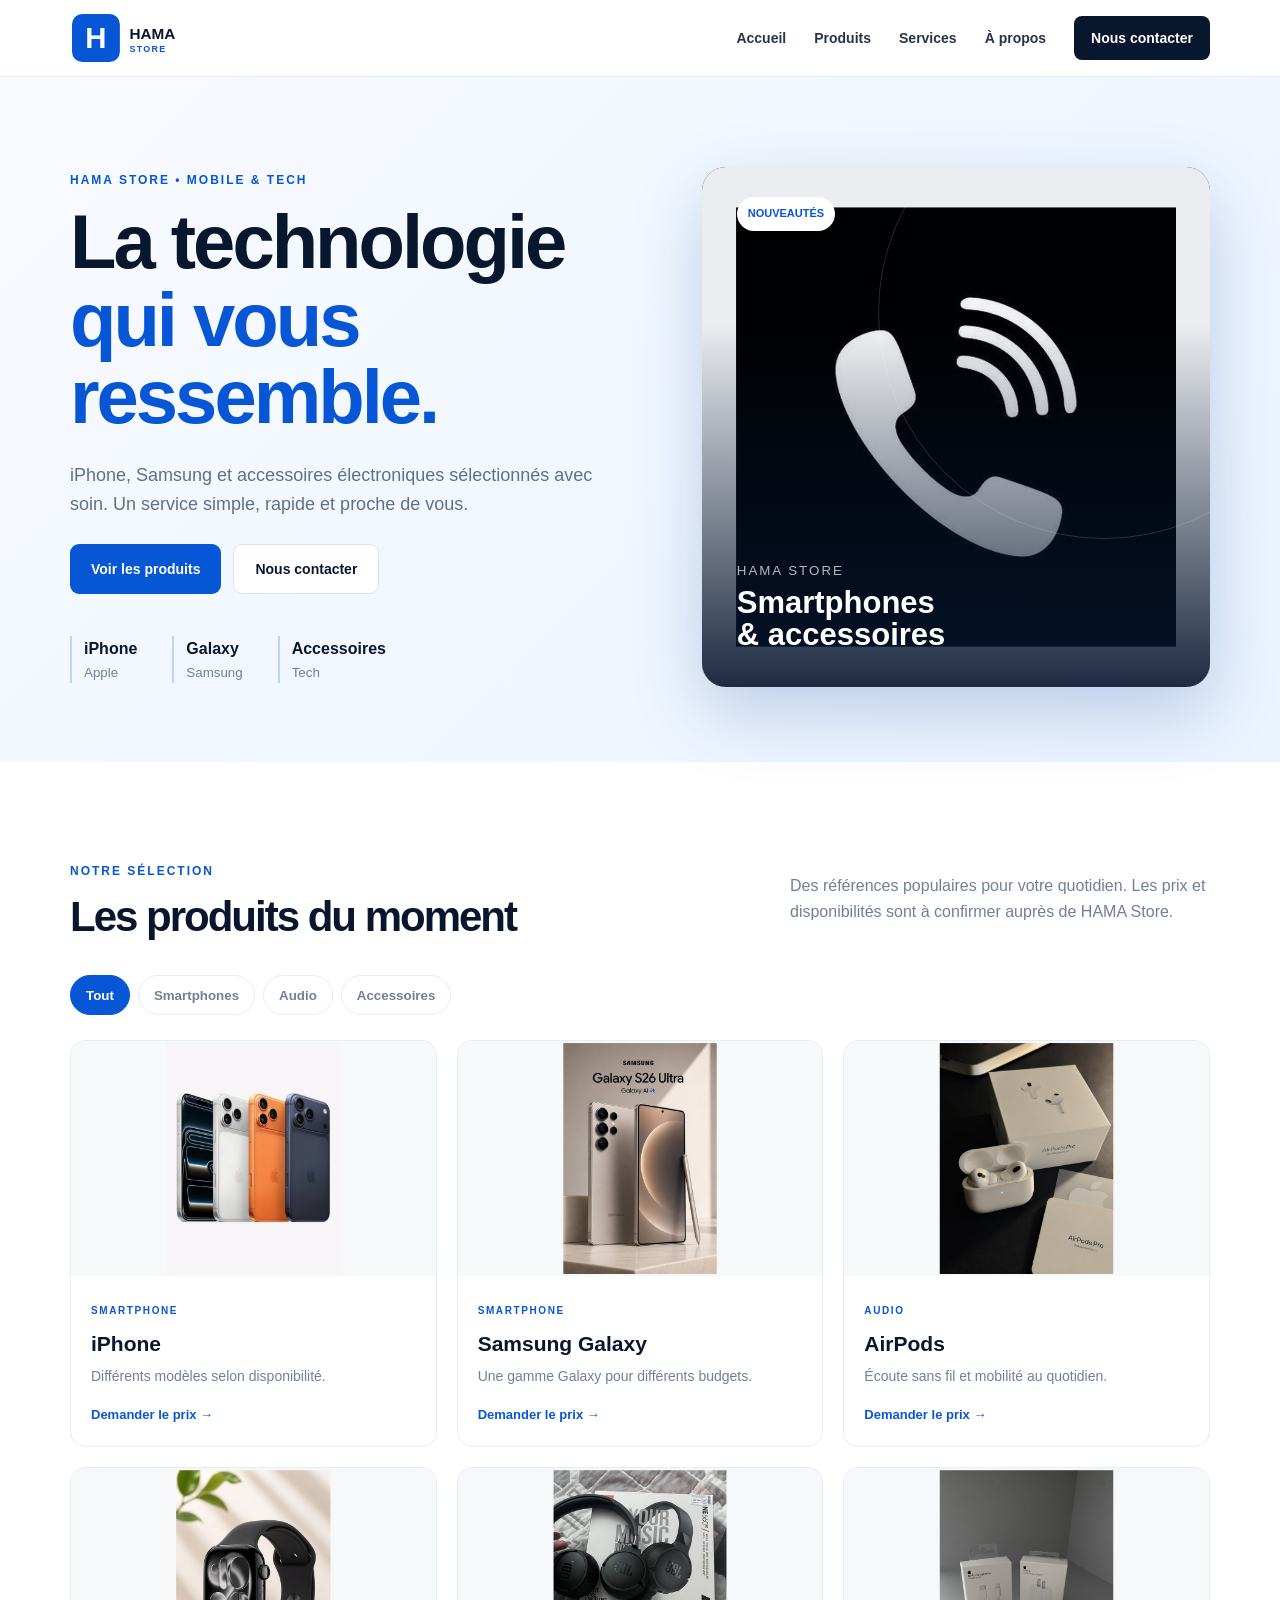
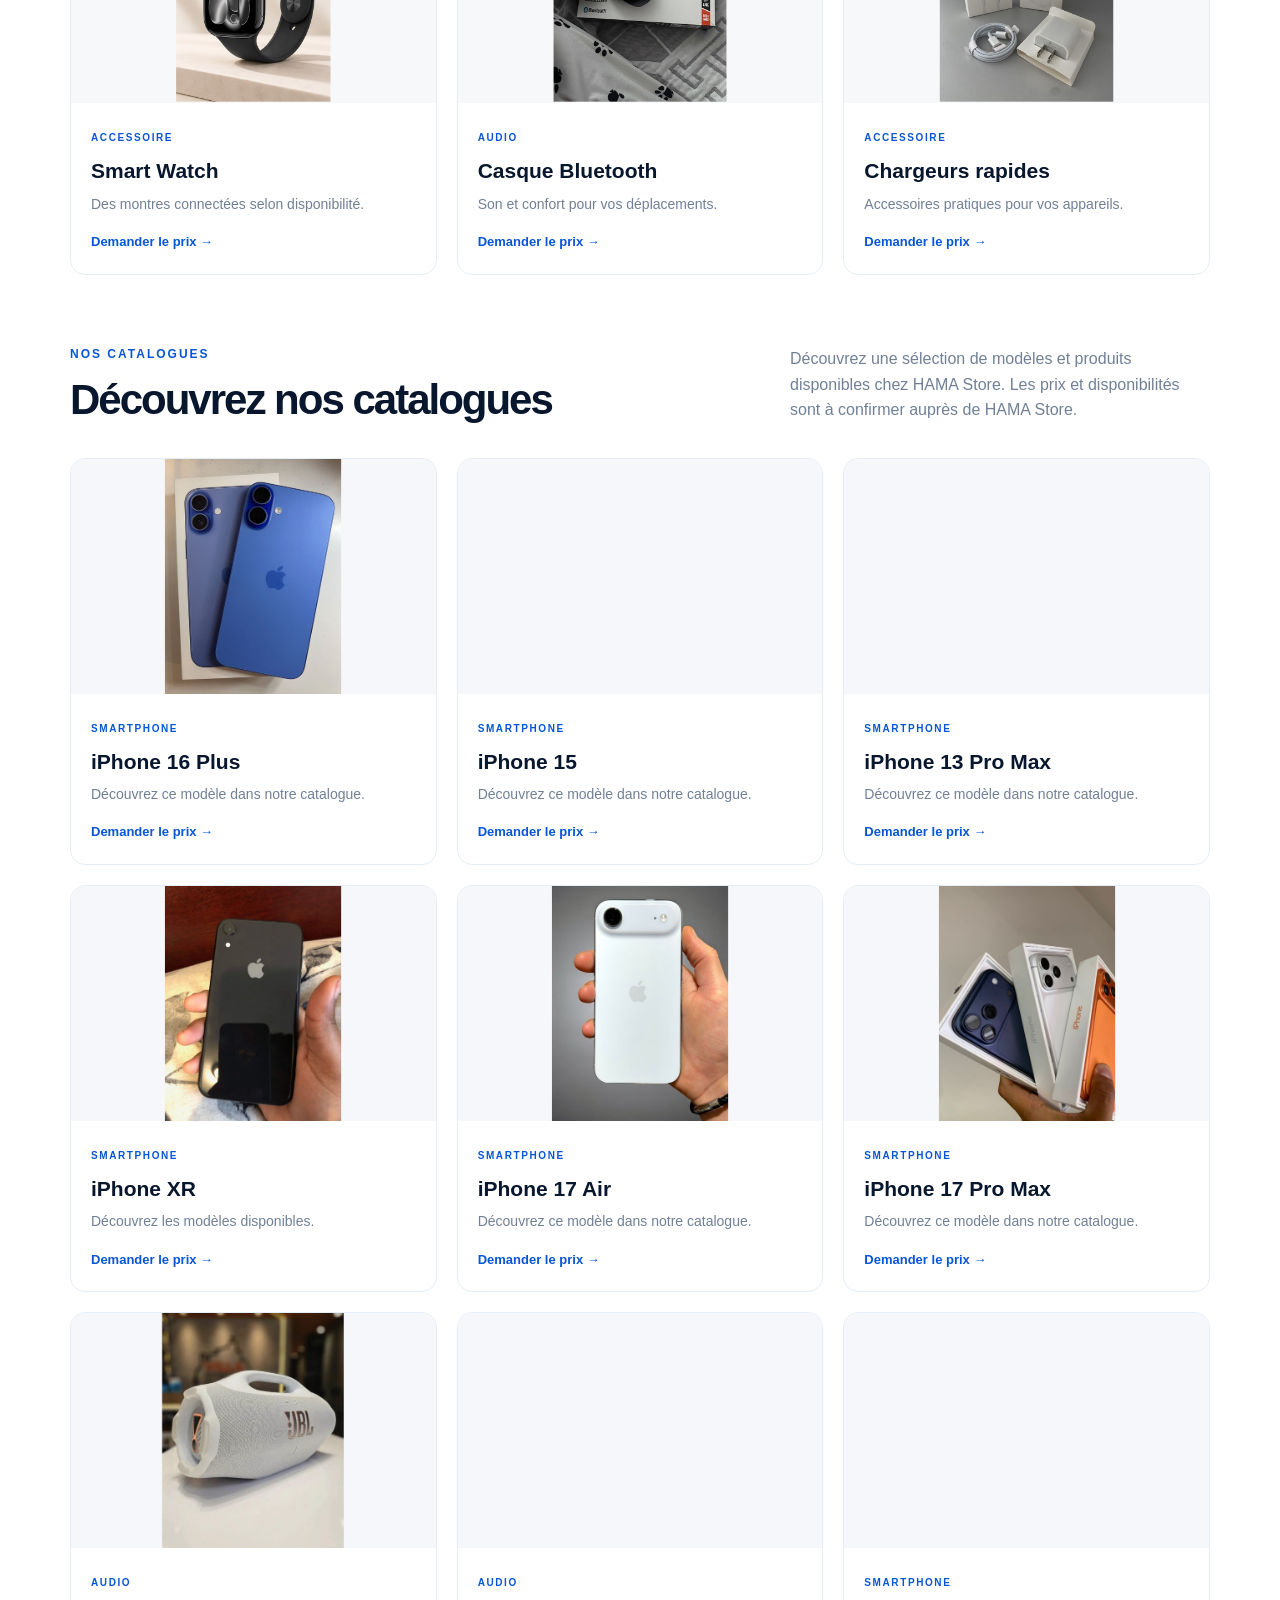
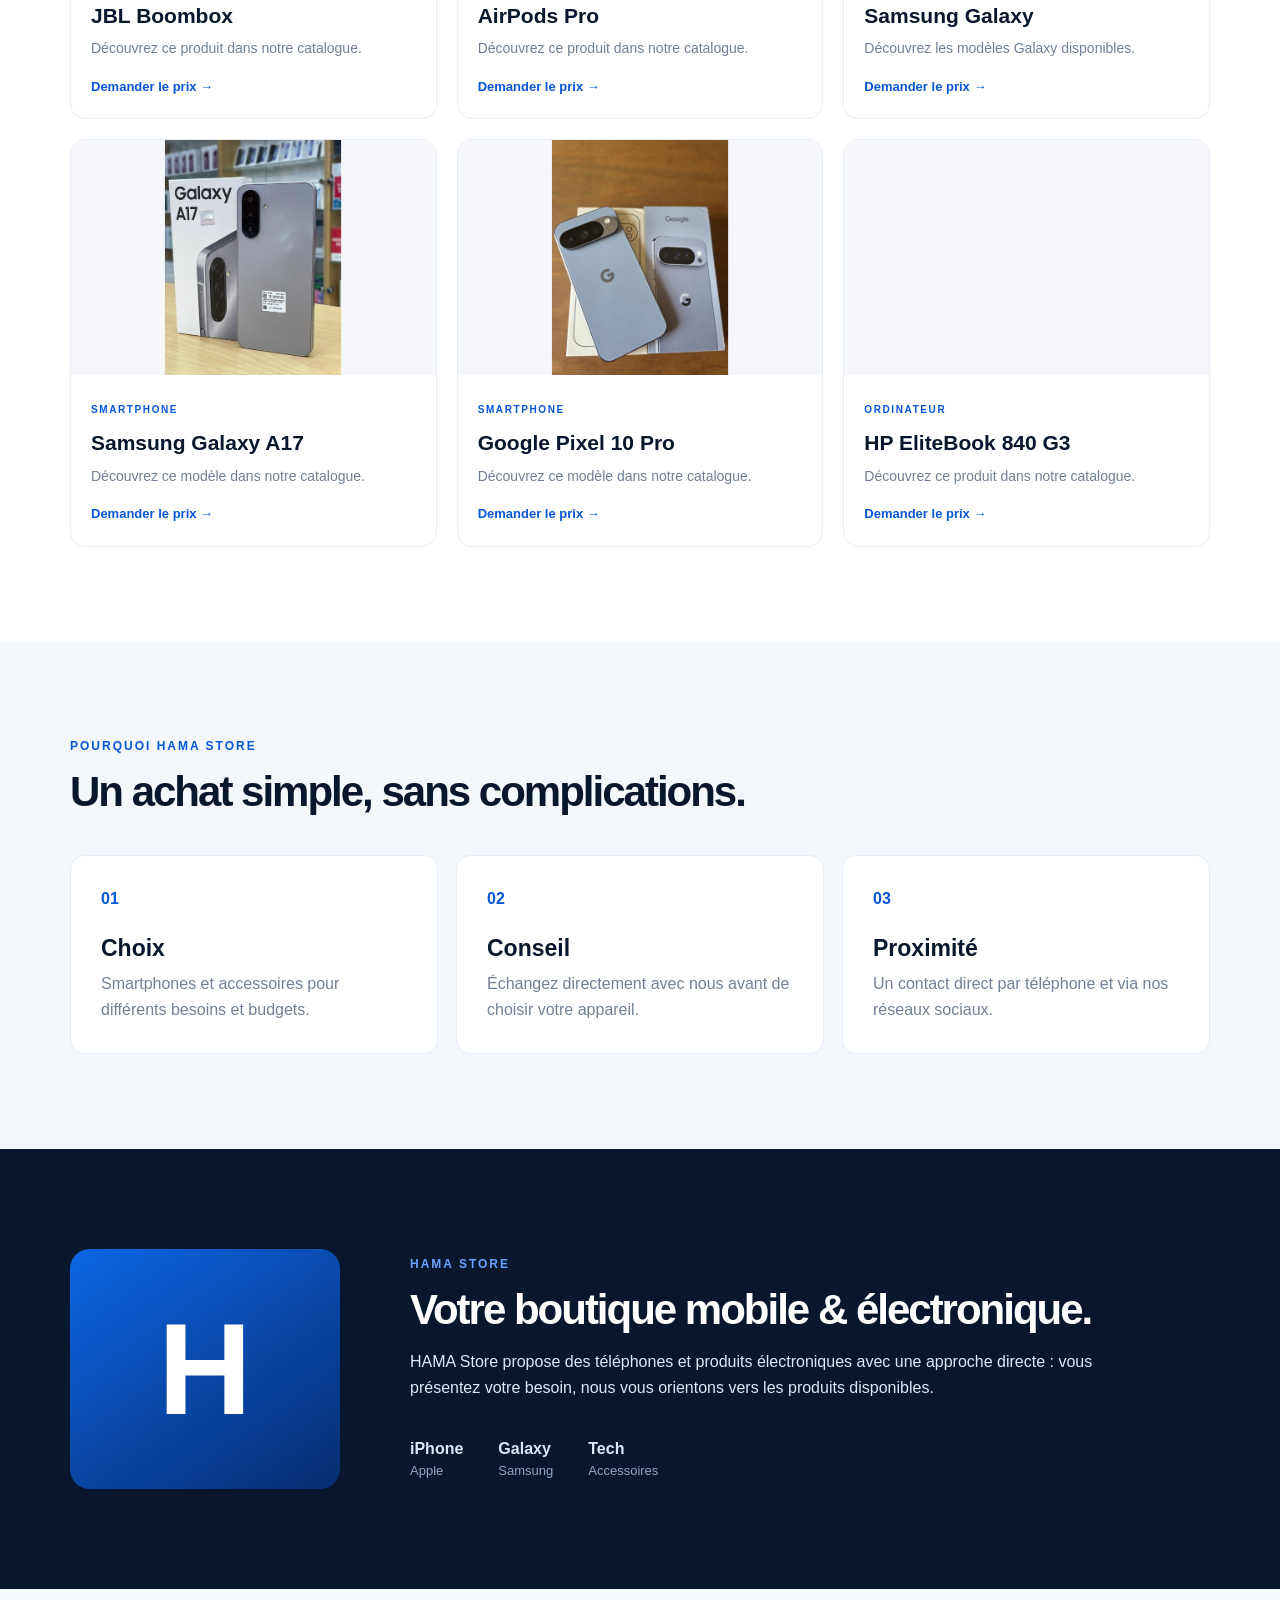
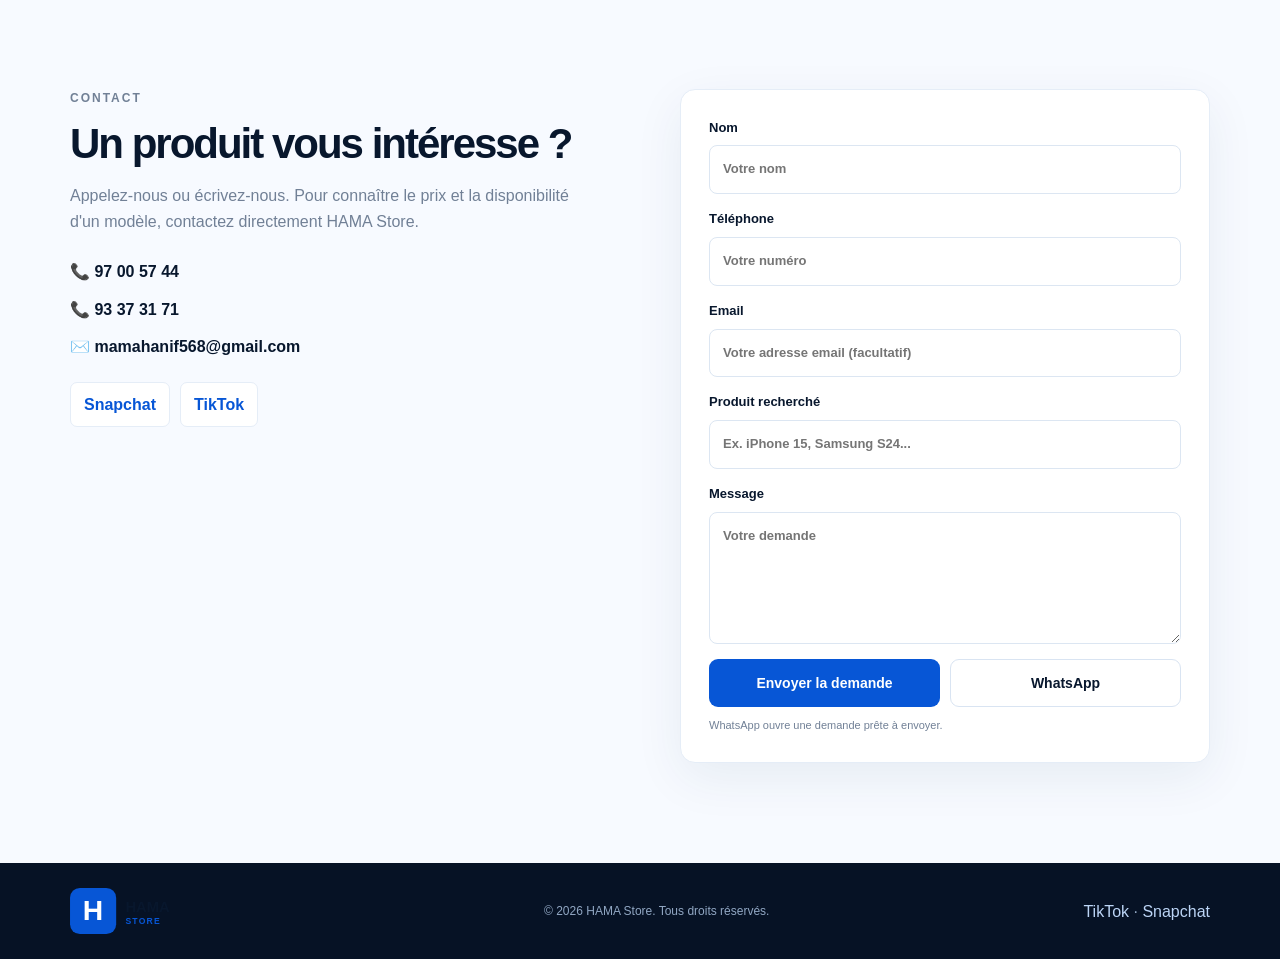
<file: index.html>
<!DOCTYPE html>
<html lang="fr">
<head>
  <meta charset="UTF-8">
  <meta name="viewport" content="width=device-width, initial-scale=1.0">

  <title>HAMA Store — Téléphones & Électronique</title>

  <meta
    name="description"
    content="HAMA Store : iPhone, Samsung et accessoires électroniques."
  >

  <link rel="stylesheet" href="css/style.css">
</head>

<body>

<header class="header">
  <div class="container nav">

    <a class="logo logo-image" href="#accueil">
      <img src="logo-hama.svg" alt="HAMA Store">
    </a>

    <button class="menu" aria-label="Ouvrir le menu">☰</button>

    <nav>
      <a href="#accueil">Accueil</a>
      <a href="#produits">Produits</a>
      <a href="#services">Services</a>
      <a href="#apropos">À propos</a>
      <a class="nav-cta" href="#contact">Nous contacter</a>
    </nav>

  </div>
</header>


<main>

<!-- =========================
     ACCUEIL
========================= -->

<section id="accueil" class="hero">

  <div class="container hero-grid">

    <div>

      <p class="eyebrow">
        HAMA STORE • MOBILE & TECH
      </p>

      <h1>
        La technologie<br>
        <span>qui vous ressemble.</span>
      </h1>

      <p class="lead">
        iPhone, Samsung et accessoires électroniques sélectionnés avec soin.
        Un service simple, rapide et proche de vous.
      </p>

      <div class="actions">

        <a class="btn primary" href="#produits">
          Voir les produits
        </a>

        <a class="btn secondary" href="#contact">
          Nous contacter
        </a>

      </div>

      <div class="trust">

        <div>
          <strong>iPhone</strong>
          <small>Apple</small>
        </div>

        <div>
          <strong>Galaxy</strong>
          <small>Samsung</small>
        </div>

        <div>
          <strong>Accessoires</strong>
          <small>Tech</small>
        </div>

      </div>

    </div>


    <!-- GRANDE IMAGE HERO -->

    <div class="hero-card">

      <img
        class="hero-image"
        src="img/hero.jpg"
        alt="Smartphones et accessoires HAMA Store"
      >

      <div class="hero-overlay"></div>

      <div class="card-tag">
        NOUVEAUTÉS
      </div>

      <div class="hero-card-text">

        <small>HAMA STORE</small>

        <strong>
          Smartphones<br>
          & accessoires
        </strong>

      </div>

    </div>

  </div>

</section>



<!-- =========================
     PRODUITS
========================= -->

<section id="produits" class="section">

  <div class="container">

    <div class="section-head">

      <div>

        <p class="eyebrow">
          NOTRE SÉLECTION
        </p>

        <h2>
          Les produits du moment
        </h2>

      </div>

      <p>
        Des références populaires pour votre quotidien.
        Les prix et disponibilités sont à confirmer auprès de HAMA Store.
      </p>

    </div>


    <div class="filters">

      <button
        class="filter active"
        data-filter="all">
        Tout
      </button>

      <button
        class="filter"
        data-filter="smartphone">
        Smartphones
      </button>

      <button
        class="filter"
        data-filter="audio">
        Audio
      </button>

      <button
        class="filter"
        data-filter="accessoire">
        Accessoires
      </button>

    </div>



    <div class="products">


      <!-- IPHONE -->

      <article
        class="product"
        data-category="smartphone">

        <div class="product-img">

          <img
            src="img/iphone.jpg"
            alt="iPhone"
          >

        </div>

        <div class="product-info">

          <span>SMARTPHONE</span>

          <h3>
            iPhone
          </h3>

          <p>
            Différents modèles selon disponibilité.
          </p>

          <a href="#contact">
            Demander le prix →
          </a>

        </div>

      </article>



      <!-- SAMSUNG -->

      <article
        class="product"
        data-category="smartphone">

        <div class="product-img">

          <img
            src="img/samsung.jpg"
            alt="Samsung Galaxy"
          >

        </div>

        <div class="product-info">

          <span>SMARTPHONE</span>

          <h3>
            Samsung Galaxy
          </h3>

          <p>
            Une gamme Galaxy pour différents budgets.
          </p>

          <a href="#contact">
            Demander le prix →
          </a>

        </div>

      </article>



      <!-- AIRPODS -->

      <article
        class="product"
        data-category="audio">

        <div class="product-img">

          <img
            src="img/airpods.jpg"
            alt="AirPods"
          >

        </div>

        <div class="product-info">

          <span>AUDIO</span>

          <h3>
            AirPods
          </h3>

          <p>
            Écoute sans fil et mobilité au quotidien.
          </p>

          <a href="#contact">
            Demander le prix →
          </a>

        </div>

      </article>



      <!-- WATCH -->

      <article
        class="product"
        data-category="accessoire">

        <div class="product-img">

          <img
            src="img/watch.jpg"
            alt="Smart Watch"
          >

        </div>

        <div class="product-info">

          <span>ACCESSOIRE</span>

          <h3>
            Smart Watch
          </h3>

          <p>
            Des montres connectées selon disponibilité.
          </p>

          <a href="#contact">
            Demander le prix →
          </a>

        </div>

      </article>



      <!-- CASQUE -->

      <article
        class="product"
        data-category="audio">

        <div class="product-img">

          <img
            src="img/ecouteurs.jpg"
            alt="Casque Bluetooth"
          >

        </div>

        <div class="product-info">

          <span>AUDIO</span>

          <h3>
            Casque Bluetooth
          </h3>

          <p>
            Son et confort pour vos déplacements.
          </p>

          <a href="#contact">
            Demander le prix →
          </a>

        </div>

      </article>



      <!-- CHARGEUR -->

      <article
        class="product"
        data-category="accessoire">

        <div class="product-img">

          <img
            src="img/chargeur.jpg"
            alt="Chargeur rapide"
          >

        </div>

        <div class="product-info">

          <span>ACCESSOIRE</span>

          <h3>
            Chargeurs rapides
          </h3>

          <p>
            Accessoires pratiques pour vos appareils.
          </p>

          <a href="#contact">
            Demander le prix →
          </a>

        </div>

      </article>

    </div>

    <!-- =========================
         NOS CATALOGUES
    ========================= -->

    <div class="catalogues-head">
      <div>
        <p class="eyebrow">
          NOS CATALOGUES
        </p>

        <h2>
          Découvrez nos catalogues
        </h2>
      </div>

      <p>
        Découvrez une sélection de modèles et produits disponibles chez HAMA Store.
        Les prix et disponibilités sont à confirmer auprès de HAMA Store.
      </p>
    </div>

    <div class="products catalogues-grid">

      <article class="product">
        <div class="product-img">
          <img src="images-catalogues/iphone-16-plus-ultramarine.jpg" alt="iPhone 16 Plus Ultramarine" loading="lazy" decoding="async">
        </div>
        <div class="product-info">
          <span>SMARTPHONE</span>
          <h3>iPhone 16 Plus</h3>
          <p>Découvrez ce modèle dans notre catalogue.</p>
          <a href="#contact">Demander le prix →</a>
        </div>
      </article>

      <article class="product">
        <div class="product-img">
          <img src="images-catalogues/iphone-15.jpg" alt="iPhone 15" loading="lazy" decoding="async">
        </div>
        <div class="product-info">
          <span>SMARTPHONE</span>
          <h3>iPhone 15</h3>
          <p>Découvrez ce modèle dans notre catalogue.</p>
          <a href="#contact">Demander le prix →</a>
        </div>
      </article>

      <article class="product">
        <div class="product-img">
          <img src="images-catalogues/iphone-13-pro-max.jpg" alt="iPhone 13 Pro Max" loading="lazy" decoding="async">
        </div>
        <div class="product-info">
          <span>SMARTPHONE</span>
          <h3>iPhone 13 Pro Max</h3>
          <p>Découvrez ce modèle dans notre catalogue.</p>
          <a href="#contact">Demander le prix →</a>
        </div>
      </article>

      <article class="product">
        <div class="product-img">
          <img src="images-catalogues/iphone-catalogue.jpg" alt="iPhone XR" loading="lazy" decoding="async">
        </div>
        <div class="product-info">
          <span>SMARTPHONE</span>
          <h3>iPhone XR</h3>
          <p>Découvrez les modèles disponibles.</p>
          <a href="#contact">Demander le prix →</a>
        </div>
      </article>

      <article class="product">
        <div class="product-img">
          <img src="images-catalogues/iphone-17-air.jpg" alt="iPhone 17 Air" loading="lazy" decoding="async">
        </div>
        <div class="product-info">
          <span>SMARTPHONE</span>
          <h3>iPhone 17 Air</h3>
          <p>Découvrez ce modèle dans notre catalogue.</p>
          <a href="#contact">Demander le prix →</a>
        </div>
      </article>

      <article class="product">
        <div class="product-img">
          <img src="images-catalogues/iphone-17-pro-max.jpg" alt="iPhone 17 Pro Max" loading="lazy" decoding="async">
        </div>
        <div class="product-info">
          <span>SMARTPHONE</span>
          <h3>iPhone 17 Pro Max</h3>
          <p>Découvrez ce modèle dans notre catalogue.</p>
          <a href="#contact">Demander le prix →</a>
        </div>
      </article>

      <article class="product">
        <div class="product-img">
          <img src="images-catalogues/jbl-boombox.jpg" alt="JBL Boombox" loading="lazy" decoding="async">
        </div>
        <div class="product-info">
          <span>AUDIO</span>
          <h3>JBL Boombox</h3>
          <p>Découvrez ce produit dans notre catalogue.</p>
          <a href="#contact">Demander le prix →</a>
        </div>
      </article>

      <article class="product">
        <div class="product-img">
          <img src="images-catalogues/airpods-pro.jpg" alt="AirPods Pro" loading="lazy" decoding="async">
        </div>
        <div class="product-info">
          <span>AUDIO</span>
          <h3>AirPods Pro</h3>
          <p>Découvrez ce produit dans notre catalogue.</p>
          <a href="#contact">Demander le prix →</a>
        </div>
      </article>

      <article class="product">
        <div class="product-img">
          <img src="images-catalogues/samsung-galaxy-series.jpg" alt="Samsung Galaxy" loading="lazy" decoding="async">
        </div>
        <div class="product-info">
          <span>SMARTPHONE</span>
          <h3>Samsung Galaxy</h3>
          <p>Découvrez les modèles Galaxy disponibles.</p>
          <a href="#contact">Demander le prix →</a>
        </div>
      </article>

      <article class="product">
        <div class="product-img">
          <img src="images-catalogues/samsung-galaxy-a17.jpg" alt="Samsung Galaxy A17" loading="lazy" decoding="async">
        </div>
        <div class="product-info">
          <span>SMARTPHONE</span>
          <h3>Samsung Galaxy A17</h3>
          <p>Découvrez ce modèle dans notre catalogue.</p>
          <a href="#contact">Demander le prix →</a>
        </div>
      </article>

      <article class="product">
        <div class="product-img">
          <img src="images-catalogues/google-pixel-10-pro.jpg" alt="Google Pixel 10 Pro" loading="lazy" decoding="async">
        </div>
        <div class="product-info">
          <span>SMARTPHONE</span>
          <h3>Google Pixel 10 Pro</h3>
          <p>Découvrez ce modèle dans notre catalogue.</p>
          <a href="#contact">Demander le prix →</a>
        </div>
      </article>

      <article class="product">
        <div class="product-img">
          <img src="images-catalogues/hp-elitebook-840-g3.jpg" alt="HP EliteBook 840 G3" loading="lazy" decoding="async">
        </div>
        <div class="product-info">
          <span>ORDINATEUR</span>
          <h3>HP EliteBook 840 G3</h3>
          <p>Découvrez ce produit dans notre catalogue.</p>
          <a href="#contact">Demander le prix →</a>
        </div>
      </article>

    </div>

  </div>

</section>


<!-- =========================
     SERVICES
========================= -->

<section id="services" class="section light">

  <div class="container">

    <p class="eyebrow">
      POURQUOI HAMA STORE
    </p>

    <h2>
      Un achat simple, sans complications.
    </h2>


    <div class="service-grid">

      <div class="service">

        <b>01</b>

        <h3>
          Choix
        </h3>

        <p>
          Smartphones et accessoires pour différents besoins et budgets.
        </p>

      </div>


      <div class="service">

        <b>02</b>

        <h3>
          Conseil
        </h3>

        <p>
          Échangez directement avec nous avant de choisir votre appareil.
        </p>

      </div>


      <div class="service">

        <b>03</b>

        <h3>
          Proximité
        </h3>

        <p>
          Un contact direct par téléphone et via nos réseaux sociaux.
        </p>

      </div>

    </div>

  </div>

</section>



<!-- =========================
     À PROPOS
========================= -->

<section id="apropos" class="about">

  <div class="container about-grid">

    <div class="about-mark">
      H
    </div>


    <div>

      <p class="eyebrow">
        HAMA STORE
      </p>

      <h2>
        Votre boutique mobile & électronique.
      </h2>

      <p>
        HAMA Store propose des téléphones et produits électroniques
        avec une approche directe : vous présentez votre besoin,
        nous vous orientons vers les produits disponibles.
      </p>


      <div class="numbers">

        <div>
          <strong>iPhone</strong>
          <span>Apple</span>
        </div>

        <div>
          <strong>Galaxy</strong>
          <span>Samsung</span>
        </div>

        <div>
          <strong>Tech</strong>
          <span>Accessoires</span>
        </div>

      </div>

    </div>

  </div>

</section>



<!-- =========================
     CONTACT
========================= -->

<section id="contact" class="contact">

  <div class="container contact-grid">


    <div>

      <p class="eyebrow">
        CONTACT
      </p>

      <h2>
        Un produit vous intéresse ?
      </h2>

      <p>
        Appelez-nous ou écrivez-nous.
        Pour connaître le prix et la disponibilité d'un modèle,
        contactez directement HAMA Store.
      </p>


      <div class="contact-list">

        <a href="tel:+22997005744">
          📞 97 00 57 44
        </a>

        <a href="tel:+22993373171">
          📞 93 37 31 71
        </a>

        <a href="mailto:mamahanif568@gmail.com">
          ✉️ mamahanif568@gmail.com
        </a>

      </div>


      <div class="socials">

        <a
          href="https://www.snapchat.com/add/hanif20253919?share_id=UBlfkezzjPw&locale=fr-FR"
          target="_blank"
          rel="noopener">
          Snapchat
        </a>

        <a
          href="https://www.tiktok.com/@hanifmama01"
          target="_blank"
          rel="noopener">
          TikTok
        </a>

      </div>

    </div>



    <!-- FORMULAIRE -->

    <form
      id="contactForm"
      class="form"
      action="https://formsubmit.co/mamahanif568@gmail.com"
      method="POST">


      <label>

        Nom

        <input
          id="name"
          name="name"
          required
          placeholder="Votre nom">

      </label>


      <label>

        Téléphone

        <input
          id="phone"
          name="phone"
          required
          placeholder="Votre numéro">

      </label>


      <label>

        Email

        <input
          id="email"
          name="email"
          type="email"
          placeholder="Votre adresse email (facultatif)">

      </label>


      <label>

        Produit recherché

        <input
          id="product"
          name="product"
          placeholder="Ex. iPhone 15, Samsung S24...">

      </label>


      <label>

        Message

        <textarea
          id="message"
          name="message"
          rows="5"
          placeholder="Votre demande"></textarea>

      </label>


      <input
        type="hidden"
        name="_subject"
        value="Nouvelle demande - HAMA Store">

      <input
        type="hidden"
        name="_template"
        value="table">

      <input
        type="hidden"
        name="_captcha"
        value="true">

      <input
        type="text"
        name="_honey"
        style="display:none"
        tabindex="-1"
        autocomplete="off">


      <div class="form-actions">

        <button
          class="btn primary"
          type="submit">
          Envoyer la demande
        </button>

        <button
          class="btn secondary"
          type="button"
          id="whatsappBtn">
          WhatsApp
        </button>

      </div>


      <p class="form-note">
        WhatsApp ouvre une demande prête à envoyer.
      </p>

    </form>

  </div>

</section>

</main>



<!-- =========================
     FOOTER
========================= -->

<footer>

  <div class="container footer-grid">

    <div class="logo logo-image">

      <img
        src="logo-hama.svg"
        alt="HAMA Store">

    </div>


    <p>
      © <span id="year"></span>
      HAMA Store.
      Tous droits réservés.
    </p>


    <div>

      <a
        href="https://www.tiktok.com/@hanifmama01"
        target="_blank"
        rel="noopener">
        TikTok
      </a>

      ·

      <a
        href="https://www.snapchat.com/add/hanif20253919?share_id=UBlfkezzjPw&locale=fr-FR"
        target="_blank"
        rel="noopener">
        Snapchat
      </a>

    </div>

  </div>

</footer>



<script src="js/script.js"></script>

</body>
</html>
</file>
<file: css/style.css>
:root {
  --blue: #0756d6;
  --dark: #08172d;
  --text: #26354a;
  --muted: #718096;
  --light: #f4f8fd;
  --white: #fff;
  --line: #e5edf7;
}

* {
  box-sizing: border-box;
}

html {
  scroll-behavior: smooth;
  overflow-x: hidden;
}

body {
  margin: 0;
  font-family: Inter, "Segoe UI", Arial, sans-serif;
  color: var(--text);
  background: #fff;
  line-height: 1.6;
  overflow-x: hidden;
}

img {
  max-width: 100%;
}

button,
input,
textarea {
  font-family: inherit;
}

.container {
  width: min(1140px, calc(100% - 40px));
  margin: 0 auto;
}


/* =========================================
   HEADER
========================================= */

.header {
  position: sticky;
  top: 0;
  z-index: 100;
  background: rgba(255, 255, 255, 0.95);
  backdrop-filter: blur(14px);
  border-bottom: 1px solid var(--line);
}

.nav {
  min-height: 76px;
  display: flex;
  align-items: center;
  justify-content: space-between;
  gap: 25px;
}

.logo {
  color: var(--dark);
  font-size: 21px;
  font-weight: 900;
  text-decoration: none;
  letter-spacing: -0.8px;
}

.logo-image {
  display: flex;
  align-items: center;
  flex-shrink: 0;
}

.logo-image img {
  display: block;
  width: 170px;
  height: auto;
  max-height: 48px;
  object-fit: contain;
}

nav {
  display: flex;
  gap: 28px;
  align-items: center;
}

nav a {
  color: var(--text);
  text-decoration: none;
  font-size: 14px;
  font-weight: 700;
  white-space: nowrap;
}

nav a:hover {
  color: var(--blue);
}

.nav-cta {
  background: var(--dark);
  color: #fff !important;
  padding: 11px 17px;
  border-radius: 8px;
}

.menu {
  display: none;
  border: 0;
  background: none;
  font-size: 25px;
  cursor: pointer;
  color: var(--dark);
}


/* =========================================
   HERO
========================================= */

.hero {
  background: linear-gradient(
    135deg,
    #f8fbff 0%,
    #eaf3ff 100%
  );
  padding: clamp(55px, 8vw, 90px) 0 clamp(55px, 7vw, 75px);
}

.hero-grid {
  display: grid;
  grid-template-columns: minmax(0, 1.05fr) minmax(360px, 0.95fr);
  gap: clamp(35px, 6vw, 70px);
  align-items: center;
}

.eyebrow {
  color: var(--blue);
  font-size: 12px;
  font-weight: 900;
  letter-spacing: 2px;
  margin: 0 0 13px;
}

.hero h1 {
  font-size: clamp(42px, 6vw, 76px);
  line-height: 1.02;
  letter-spacing: clamp(-3px, -0.3vw, -1px);
  color: var(--dark);
  margin: 0;
}

.hero h1 span {
  color: var(--blue);
}

.lead {
  font-size: clamp(16px, 1.6vw, 18px);
  color: #607087;
  max-width: 610px;
  margin: 25px 0;
}

.actions {
  display: flex;
  gap: 12px;
  flex-wrap: wrap;
}

.btn {
  display: inline-flex;
  justify-content: center;
  align-items: center;
  min-height: 48px;
  padding: 13px 21px;
  border-radius: 9px;
  text-decoration: none;
  border: 0;
  font-weight: 800;
  cursor: pointer;
  font-size: 14px;
}

.primary {
  background: var(--blue);
  color: #fff;
}

.secondary {
  background: #fff;
  color: var(--dark);
  border: 1px solid #d9e4f2;
}

.trust {
  display: flex;
  gap: 35px;
  margin-top: 42px;
  flex-wrap: wrap;
}

.trust div {
  border-left: 2px solid #bcd4f5;
  padding-left: 12px;
}

.trust strong,
.trust small {
  display: block;
}

.trust strong {
  color: var(--dark);
}

.trust small {
  color: var(--muted);
}


/* =========================================
   HERO IMAGE
========================================= */

.hero-card {
  min-width: 0;
  height: clamp(400px, 48vw, 520px);
  border-radius: 24px;
  background: #0a2447;
  position: relative;
  overflow: hidden;
  box-shadow: 0 25px 70px rgba(10, 65, 150, 0.22);
}

.hero-image {
  width: 100%;
  height: 100%;
  display: block;
  object-fit: cover;
  object-position: center;
}

.hero-overlay {
  position: absolute;
  inset: 0;
  background: linear-gradient(
    to top,
    rgba(5, 20, 45, 0.9),
    rgba(5, 20, 45, 0.05) 70%
  );
  z-index: 1;
}

.hero-card:after {
  content: "";
  position: absolute;
  width: 450px;
  height: 450px;
  border: 1px solid rgba(255, 255, 255, 0.15);
  border-radius: 50%;
  top: -80px;
  right: -120px;
  z-index: 2;
  pointer-events: none;
}

.card-tag {
  position: absolute;
  left: 35px;
  top: 30px;
  background: #fff;
  color: var(--blue);
  font-size: 11px;
  font-weight: 900;
  padding: 8px 11px;
  border-radius: 20px;
  z-index: 3;
}

.hero-card-text {
  position: absolute;
  bottom: 35px;
  left: 35px;
  color: #fff;
  z-index: 3;
  max-width: calc(100% - 70px);
}

.hero-card-text small {
  display: block;
  opacity: 0.7;
  letter-spacing: 2px;
}

.hero-card-text strong {
  font-size: clamp(24px, 3vw, 31px);
  line-height: 1.05;
  display: block;
  margin-top: 6px;
}


/* =========================================
   SECTIONS
========================================= */

.section {
  padding: clamp(65px, 8vw, 95px) 0;
}

.section.light {
  background: var(--light);
}

.section-head {
  display: flex;
  justify-content: space-between;
  gap: 35px;
  align-items: end;
  margin-bottom: 35px;
}

.section h2,
.contact h2,
.about h2 {
  font-size: clamp(32px, 4vw, 42px);
  line-height: 1.1;
  letter-spacing: -2px;
  color: var(--dark);
  margin: 0;
}

.section-head > p {
  max-width: 420px;
  color: var(--muted);
}


/* =========================================
   FILTERS
========================================= */

.filters {
  display: flex;
  gap: 8px;
  margin-bottom: 25px;
  flex-wrap: wrap;
}

.filter {
  border: 1px solid var(--line);
  background: #fff;
  padding: 9px 15px;
  min-height: 40px;
  border-radius: 20px;
  font-weight: 700;
  color: var(--muted);
  cursor: pointer;
}

.filter.active,
.filter:hover {
  background: var(--blue);
  color: #fff;
  border-color: var(--blue);
}


/* =========================================
   PRODUCTS
========================================= */

.products {
  display: grid;
  grid-template-columns: repeat(3, minmax(0, 1fr));
  gap: 20px;
}

.product {
  min-width: 0;
  border: 1px solid var(--line);
  border-radius: 15px;
  overflow: hidden;
  background: #fff;
  transition: transform 0.25s, box-shadow 0.25s;
}

.product:hover {
  transform: translateY(-5px);
  box-shadow: 0 18px 40px rgba(19, 55, 100, 0.1);
}

.product-img {
  width: 100%;
  height: 235px;
  background: #eef5ff;
  overflow: hidden;
}

.product-img img {
  width: 100%;
  height: 100%;
  display: block;
  object-fit: cover;
  object-position: center;
}

.product-info {
  padding: 20px;
}

.product-info > span {
  font-size: 10px;
  letter-spacing: 1.6px;
  color: var(--blue);
  font-weight: 900;
}

.product h3 {
  margin: 5px 0;
  font-size: 21px;
  color: var(--dark);
}

.product p {
  margin: 0 0 13px;
  color: var(--muted);
  font-size: 14px;
}

.product a {
  color: var(--blue);
  font-weight: 800;
  text-decoration: none;
  font-size: 13px;
}


/* =========================================
   CATALOGUES
========================================= */

.catalogues-head {
  display: flex;
  justify-content: space-between;
  gap: 35px;
  align-items: end;
  margin: 70px 0 35px;
}

.catalogues-head > div {
  min-width: 0;
}

.catalogues-head > p {
  max-width: 420px;
  color: var(--muted);
  margin: 0;
}

.catalogues-grid {
  margin-top: 0;
}

@media (max-width: 850px) {
  .catalogues-head {
    display: block;
  }

  .catalogues-head > p {
    margin-top: 15px;
  }
}

@media (max-width: 600px) {
  .catalogues-head {
    margin-top: 55px;
  }
}


/* =========================================
   IMAGES DES CATALOGUES
   Affiche toute la photo sans couper le haut
========================================= */

.catalogues-grid .product-img {
  background: #f5f7fa;
  padding: 0;
  display: flex;
  align-items: center;
  justify-content: center;
  overflow: hidden;
}

.catalogues-grid .product-img img {
  width: 100%;
  height: 100%;
  display: block;
  object-fit: contain;
  object-position: center;
  background: #f5f7fa;
}


/* =========================================
   SERVICES
========================================= */

.service-grid {
  display: grid;
  grid-template-columns: repeat(3, minmax(0, 1fr));
  gap: 18px;
  margin-top: 40px;
}

.service {
  background: #fff;
  border: 1px solid var(--line);
  padding: 30px;
  border-radius: 14px;
}

.service b {
  color: var(--blue);
}

.service h3 {
  color: var(--dark);
  font-size: 23px;
  margin: 18px 0 5px;
}

.service p {
  color: var(--muted);
  margin: 0;
}


/* =========================================
   ABOUT
========================================= */

.about {
  padding: clamp(70px, 9vw, 100px) 0;
  background: var(--dark);
  color: #dce8f8;
}

.about-grid {
  display: grid;
  grid-template-columns: minmax(200px, 270px) minmax(0, 1fr);
  gap: clamp(40px, 7vw, 70px);
  align-items: center;
}

.about h2 {
  color: #fff;
}

.about .eyebrow {
  color: #69a3ff;
}

.about p {
  max-width: 700px;
}

.about-mark {
  height: 240px;
  border-radius: 20px;
  background: linear-gradient(
    145deg,
    #0d66e5,
    #062c70
  );
  display: grid;
  place-items: center;
  color: #fff;
  font-size: 130px;
  font-weight: 900;
}

.numbers {
  display: flex;
  gap: 35px;
  margin-top: 35px;
  flex-wrap: wrap;
}

.numbers strong,
.numbers span {
  display: block;
}

.numbers span {
  color: #91a7c3;
  font-size: 13px;
}


/* =========================================
   CONTACT
========================================= */

.contact {
  padding: clamp(70px, 9vw, 100px) 0;
  background: #f7faff;
}

.contact-grid {
  display: grid;
  grid-template-columns: minmax(0, 1fr) minmax(0, 1fr);
  gap: clamp(40px, 7vw, 80px);
  align-items: start;
}

.contact p {
  color: var(--muted);
}

.contact-list {
  display: grid;
  gap: 12px;
  margin-top: 25px;
}

.contact-list a {
  color: var(--dark);
  font-weight: 800;
  text-decoration: none;
  overflow-wrap: anywhere;
}

.socials {
  display: flex;
  gap: 10px;
  margin-top: 22px;
  flex-wrap: wrap;
}

.socials a {
  padding: 9px 13px;
  background: #fff;
  border: 1px solid var(--line);
  border-radius: 7px;
  color: var(--blue);
  font-weight: 800;
  text-decoration: none;
}


/* =========================================
   FORMULAIRE
========================================= */

.form {
  width: 100%;
  background: #fff;
  border: 1px solid var(--line);
  padding: clamp(20px, 4vw, 28px);
  border-radius: 15px;
  box-shadow: 0 15px 50px rgba(15, 50, 90, 0.07);
}

label {
  font-size: 13px;
  font-weight: 800;
  color: var(--dark);
  display: block;
  margin-bottom: 15px;
}

input,
textarea {
  display: block;
  width: 100%;
  border: 1px solid #dce6f2;
  border-radius: 8px;
  padding: 13px;
  margin-top: 7px;
  font: inherit;
  outline: none;
  background: #fff;
  color: var(--text);
}

textarea {
  resize: vertical;
  min-height: 130px;
}

input:focus,
textarea:focus {
  border-color: var(--blue);
}

.form-note {
  font-size: 11px !important;
  margin: 10px 0 0;
}

.form-actions {
  display: flex;
  gap: 10px;
  flex-wrap: wrap;
}

.form-actions .btn {
  flex: 1 1 180px;
}


/* =========================================
   FOOTER
========================================= */

footer {
  background: #061225;
  color: #91a7c3;
  padding: 25px 0;
}

.footer-grid {
  display: flex;
  justify-content: space-between;
  align-items: center;
  gap: 20px;
}

.footer-grid .logo {
  color: #fff;
}

.footer-grid a {
  color: #bcd5f6;
  text-decoration: none;
}

.footer-grid p {
  font-size: 12px;
  text-align: center;
  margin: 0;
}

footer .logo-image img {
  width: 160px;
  filter: none;
}


/* =========================================
   GRAND ÉCRAN
========================================= */

@media (min-width: 1400px) {

  .container {
    width: min(1200px, calc(100% - 80px));
  }

  .hero-grid {
    gap: 90px;
  }

  .hero-card {
    height: 560px;
  }

}


/* =========================================
   TABLETTES / PETITS ORDINATEURS
========================================= */

@media (max-width: 1000px) {

  .container {
    width: min(92%, 900px);
  }

  .nav {
    min-height: 70px;
  }

  nav {
    gap: 16px;
  }

  nav a {
    font-size: 13px;
  }

  .hero-grid {
    grid-template-columns: 1fr 1fr;
    gap: 35px;
  }

  .hero-card {
    height: 440px;
  }

  .products {
    grid-template-columns: repeat(2, minmax(0, 1fr));
  }

  .service-grid {
    grid-template-columns: repeat(2, minmax(0, 1fr));
  }

}


/* =========================================
   TABLETTE PORTRAIT
========================================= */

@media (max-width: 850px) {

  .container {
    width: min(92%, 700px);
  }

  nav {
    display: none;
  }

  .menu {
    display: block;
  }

  .hero-grid {
    grid-template-columns: 1fr;
  }

  .hero-card {
    height: min(520px, 75vw);
    min-height: 380px;
  }

  .section-head {
    display: block;
  }

  .section-head > p {
    margin-top: 15px;
  }

  .about-grid {
    grid-template-columns: 1fr;
  }

  .about-mark {
    height: 180px;
    max-width: 300px;
  }

  .contact-grid {
    grid-template-columns: 1fr;
  }

  .footer-grid {
    flex-direction: column;
    text-align: center;
  }

}


/* =========================================
   TÉLÉPHONES
========================================= */

@media (max-width: 600px) {

  .container {
    width: calc(100% - 28px);
  }

  .nav {
    min-height: 64px;
  }

  .logo-image img {
    width: 145px;
    max-height: 42px;
  }

  .hero {
    padding: 50px 0 55px;
  }

  .hero h1 {
    font-size: clamp(38px, 12vw, 55px);
    letter-spacing: -2px;
  }

  .lead {
    font-size: 16px;
    margin: 20px 0;
  }

  .actions {
    flex-direction: column;
    width: 100%;
  }

  .actions .btn {
    width: 100%;
  }

  .trust {
    gap: 18px;
    margin-top: 30px;
  }

  .hero-card {
    height: 420px;
    min-height: 0;
    border-radius: 18px;
  }

  .card-tag {
    left: 20px;
    top: 20px;
  }

  .hero-card-text {
    left: 20px;
    bottom: 22px;
    max-width: calc(100% - 40px);
  }

  .hero-card-text strong {
    font-size: 25px;
  }

  .section {
    padding: 65px 0;
  }

  .section h2,
  .contact h2,
  .about h2 {
    font-size: 32px;
    letter-spacing: -1.5px;
  }

  .filters {
    overflow-x: auto;
    flex-wrap: nowrap;
    padding-bottom: 5px;
    scrollbar-width: thin;
  }

  .filter {
    flex: 0 0 auto;
  }

  .products,
  .service-grid {
    grid-template-columns: 1fr;
  }

  .product-img {
    height: 260px;
  }

  .product-info {
    padding: 18px;
  }

  .service {
    padding: 24px;
  }

  .about {
    padding: 70px 0;
  }

  .about-mark {
    width: 100%;
    max-width: none;
    height: 160px;
    font-size: 90px;
  }

  .numbers {
    gap: 20px;
  }

  .contact {
    padding: 70px 0;
  }

  .form {
    padding: 20px;
  }

  .form-actions {
    flex-direction: column;
  }

  .form-actions .btn {
    width: 100%;
    flex-basis: auto;
  }

  footer {
    padding: 30px 0;
  }

}


/* =========================================
   TRÈS PETITS TÉLÉPHONES
========================================= */

@media (max-width: 380px) {

  .container {
    width: calc(100% - 22px);
  }

  .logo-image img {
    width: 125px;
  }

  .hero h1 {
    font-size: 36px;
  }

  .hero-card {
    height: 360px;
  }

  .hero-card-text strong {
    font-size: 22px;
  }

  .product-img {
    height: 230px;
  }

  .section h2,
  .contact h2,
  .about h2 {
    font-size: 29px;
  }

}


/* =========================================
   ACCESSIBILITÉ / APPAREILS TACTILES
========================================= */

@media (hover: none) {

  .product:hover {
    transform: none;
    box-shadow: none;
  }

}

@media (prefers-reduced-motion: reduce) {

  html {
    scroll-behavior: auto;
  }

  *,
  *::before,
  *::after {
    transition: none !important;
    animation: none !important;
  }

}
</file>
